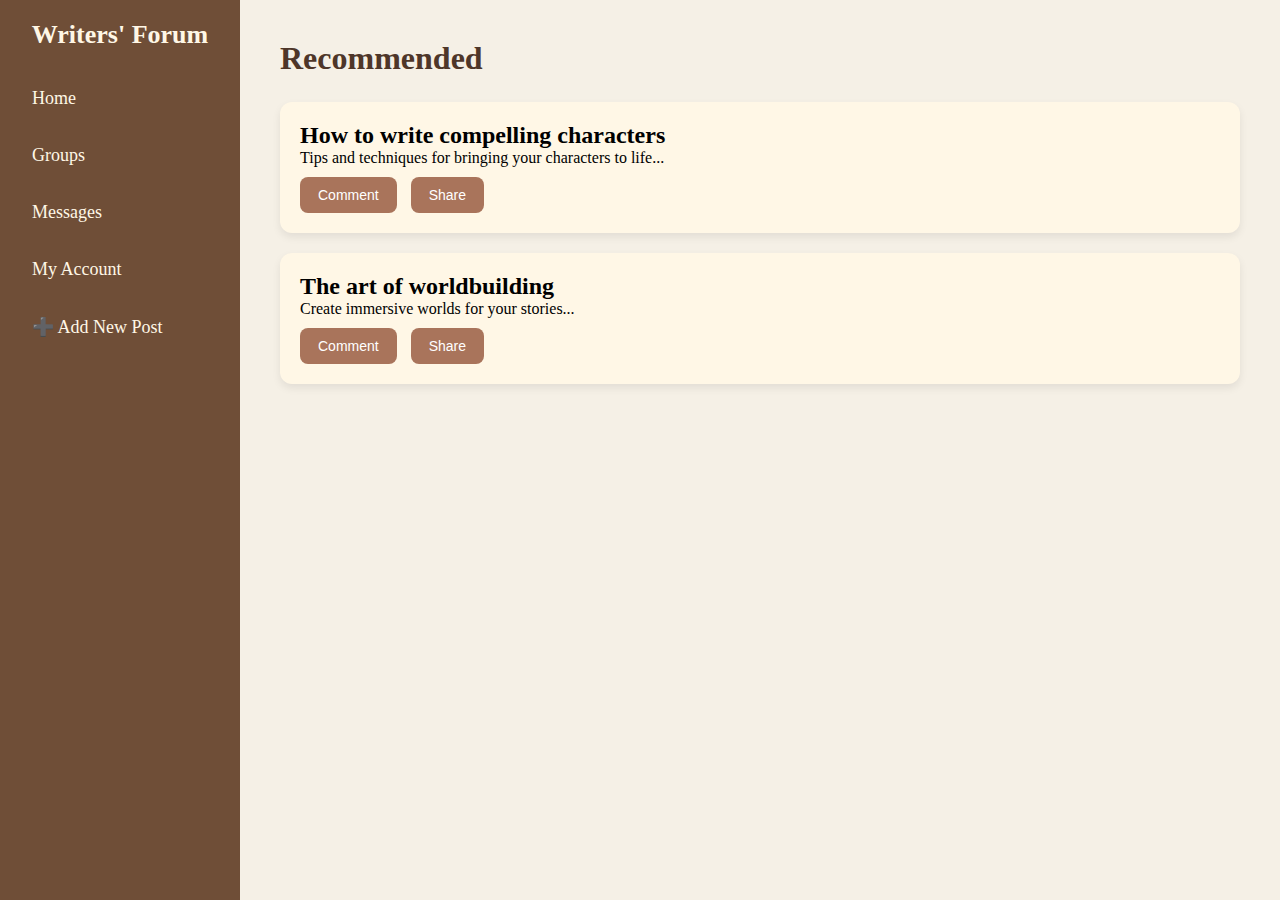
<file: index.html>
<!DOCTYPE html>
<html lang="en">
<head>
  <meta charset="UTF-8">
  <meta name="viewport" content="width=device-width, initial-scale=1">
  <title>Writers' Forum</title>
  <link rel="stylesheet" href="styles.css">
</head>


<body>
  <div class="container">
    <nav class="sidebar">
      <h2>Writers' Forum</h2>
      <ul>
        <li><a href="#" id="homeLink">Home</a></li>
        <li><a href="#" id="groupsLink">Groups</a></li>
        <li><a href="#" id="messagesLink">Messages</a></li>
        <li><a href="#" id="accountLink">My Account</a></li>
        <li><a href="#" id="newPostLink">&#10133; Add New Post</a></li>
      </ul>
    </nav>

    <main class="content" id="mainContent">
      <!-- Content will be loaded here by JavaScript -->
    </main>
  </div>


  <script src="https://code.jquery.com/jquery-3.6.0.min.js"></script>
  <script src="script.js"></script>


  <div id="modal" style="display:none; position:fixed; top:0; left:0; width:100%; height:100%; background:rgba(0,0,0,0.5);">
    <div style="background:#fff7e6; width:400px; margin:100px auto; padding:20px; border-radius:12px; position:relative;">
      <h2>Create a New Post</h2>
      <input type="text" placeholder="Title">
      <textarea placeholder="Write your story..."></textarea>
      <button style="background-color: #a9745b; color: white;">Submit</button>
      <button id="closeModal" style="background-color: #8b5e3c; color: white; position:absolute; top:10px; right:10px;">X</button>
    </div>
  </div>

  
</body>
</html>
</file>
<file: styles.css>
* {
  margin: 0;
  padding: 0;
  box-sizing: border-box;
}

body, html {
  height: 100%;
  font-family: 'Georgia', serif;
  background-color: #f5f0e6;
}

.container {
  display: flex;
  height: 100vh;
}

.sidebar {
  width: 240px;
  background-color: #6f4e37; /* Coffee brown */
  color: #fff7e6;
  padding: 20px;
  box-shadow: 2px 0 5px rgba(0,0,0,0.1);
}

.sidebar h2 {
  margin-bottom: 30px;
  font-size: 26px;
  text-align: center;
}

.sidebar ul {
  list-style: none;
}

.sidebar ul li {
  margin-bottom: 20px;
}

.sidebar ul li a {
  color: #fff7e6;
  text-decoration: none;
  font-size: 18px;
  display: block;
  padding: 8px 12px;
  border-radius: 8px;
  transition: background-color 0.3s;
}

.sidebar ul li a:hover {
  background-color: #8b5e3c;
}

.content {
  flex: 1;
  padding: 40px;
  background-color: #f5f0e6;
  overflow-y: auto;
}

.content h1 {
  margin-bottom: 25px;
  color: #4e3629; /* Darker coffee tone */
}

.post {
  background: #fff7e6;
  padding: 20px;
  margin-bottom: 20px;
  border-radius: 12px;
  box-shadow: 0 4px 8px rgba(0,0,0,0.08);
  transition: transform 0.2s;
}

.post:hover {
  transform: translateY(-3px);
}

button {
  background-color: #a9745b; /* Lighter coffee */
  color: white;
  border: none;
  padding: 10px 18px;
  border-radius: 8px;
  cursor: pointer;
  margin-top: 10px;
  margin-right: 10px;
  font-size: 14px;
  transition: background-color 0.3s;
}

button:hover {
  background-color: #8b5e3c;
}

textarea, input[type="text"] {
  width: 100%;
  padding: 12px;
  margin-top: 10px;
  margin-bottom: 20px;
  border-radius: 8px;
  border: 1px solid #d3c0aa;
  background-color: #fffaf3;
  font-family: 'Georgia', serif;
}

textarea {
  resize: vertical;
  min-height: 150px;
}
</file>
